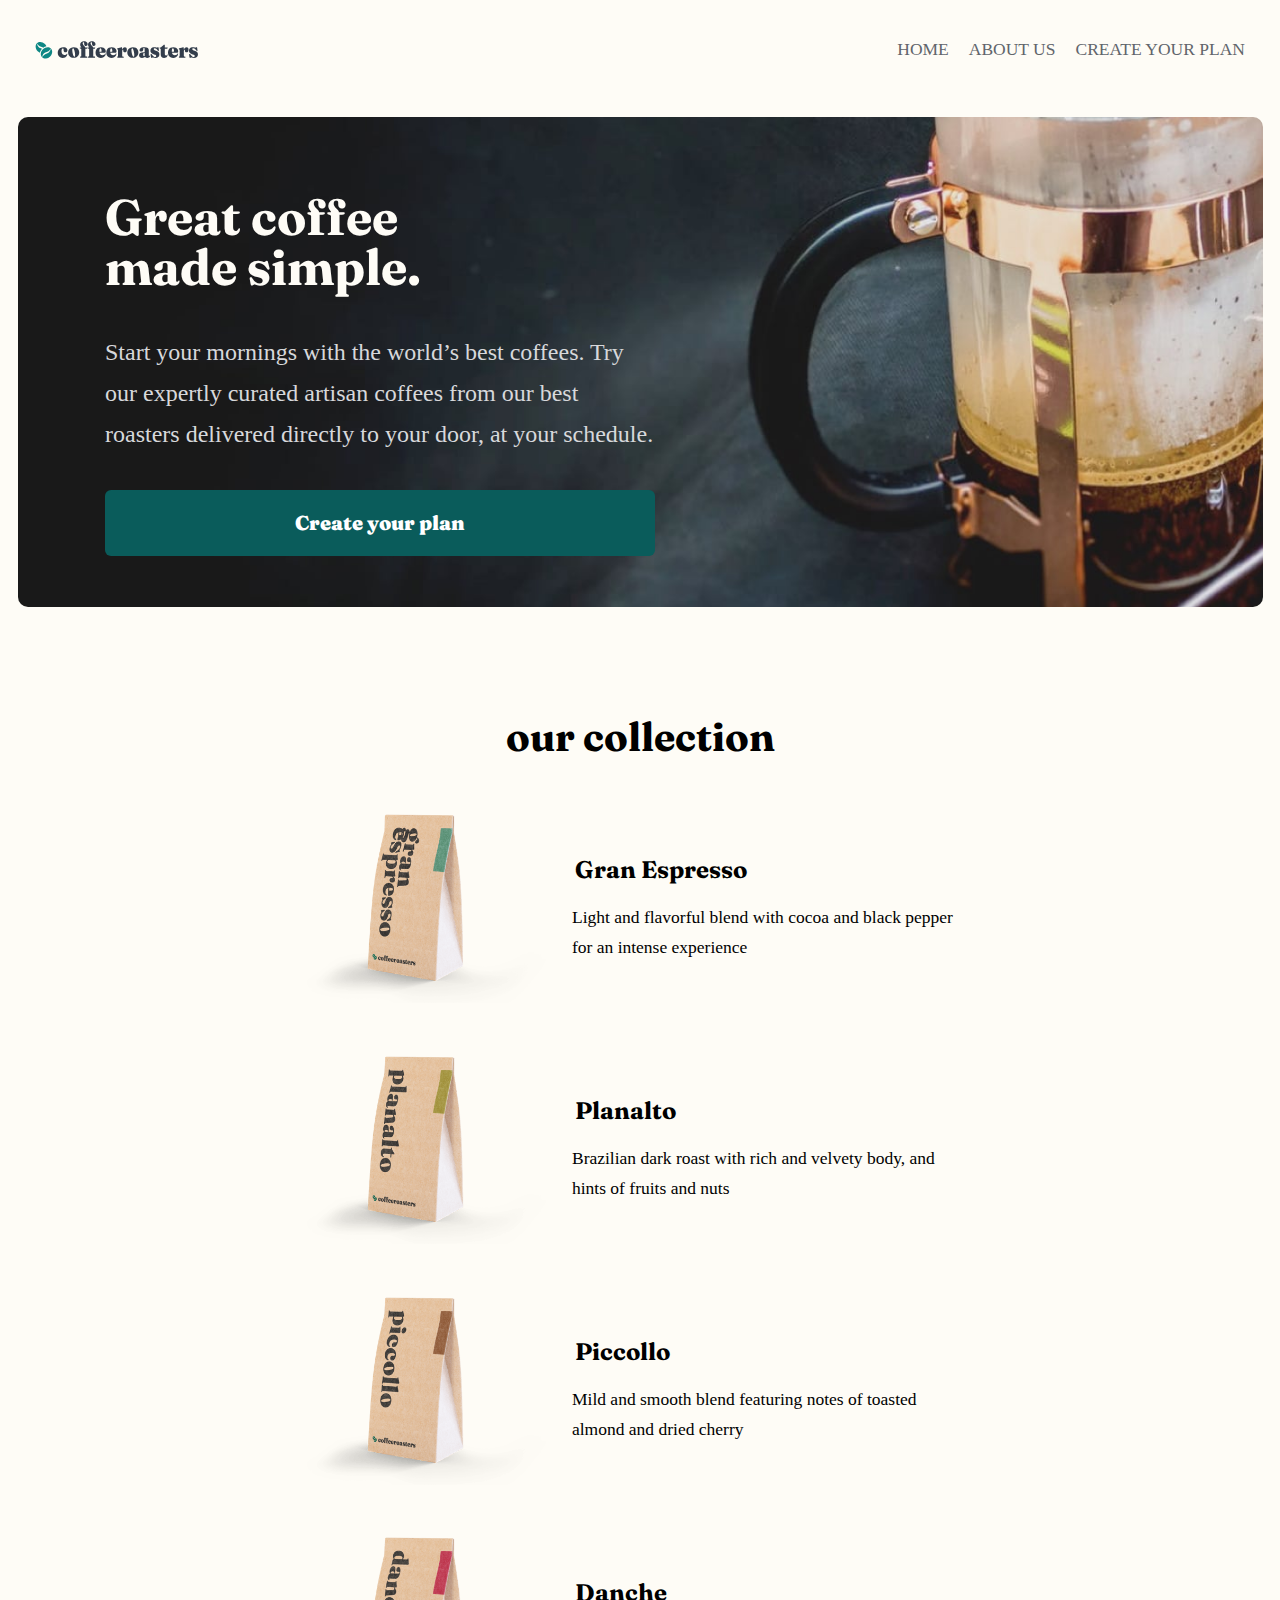
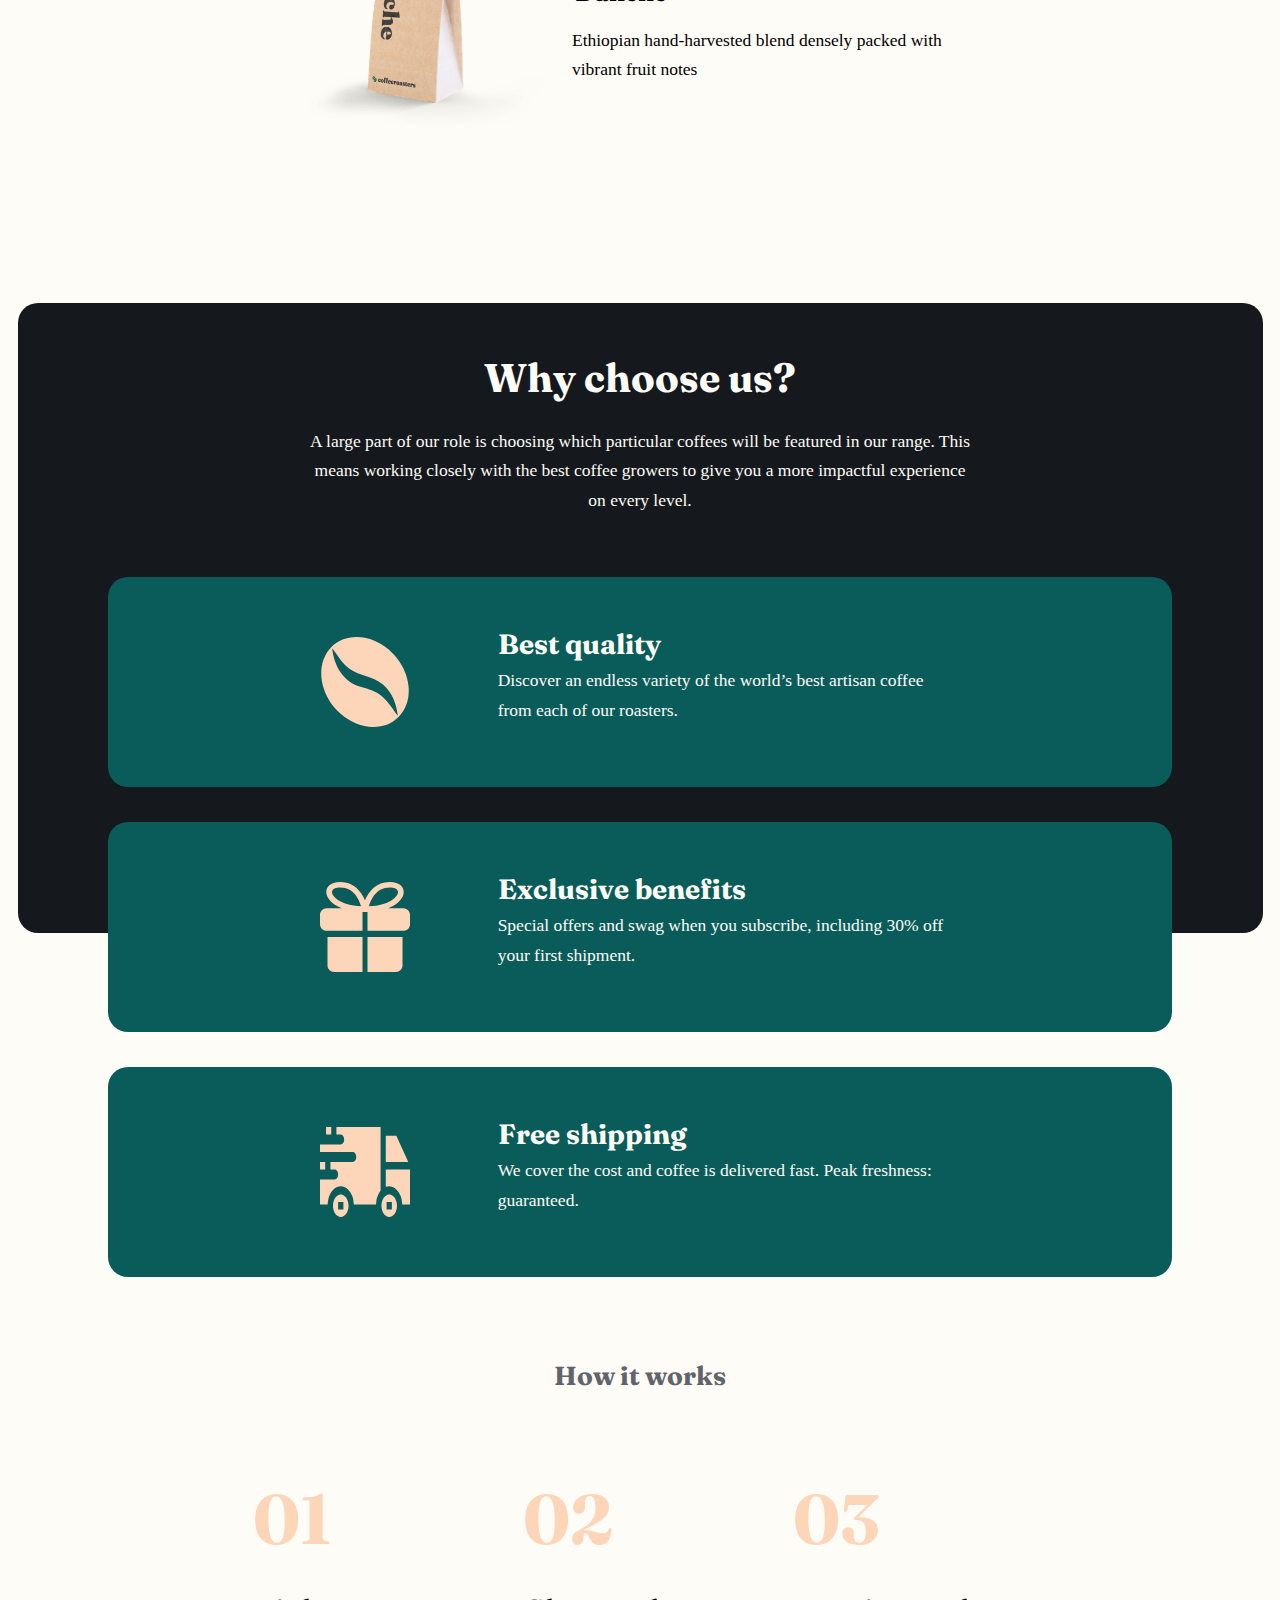
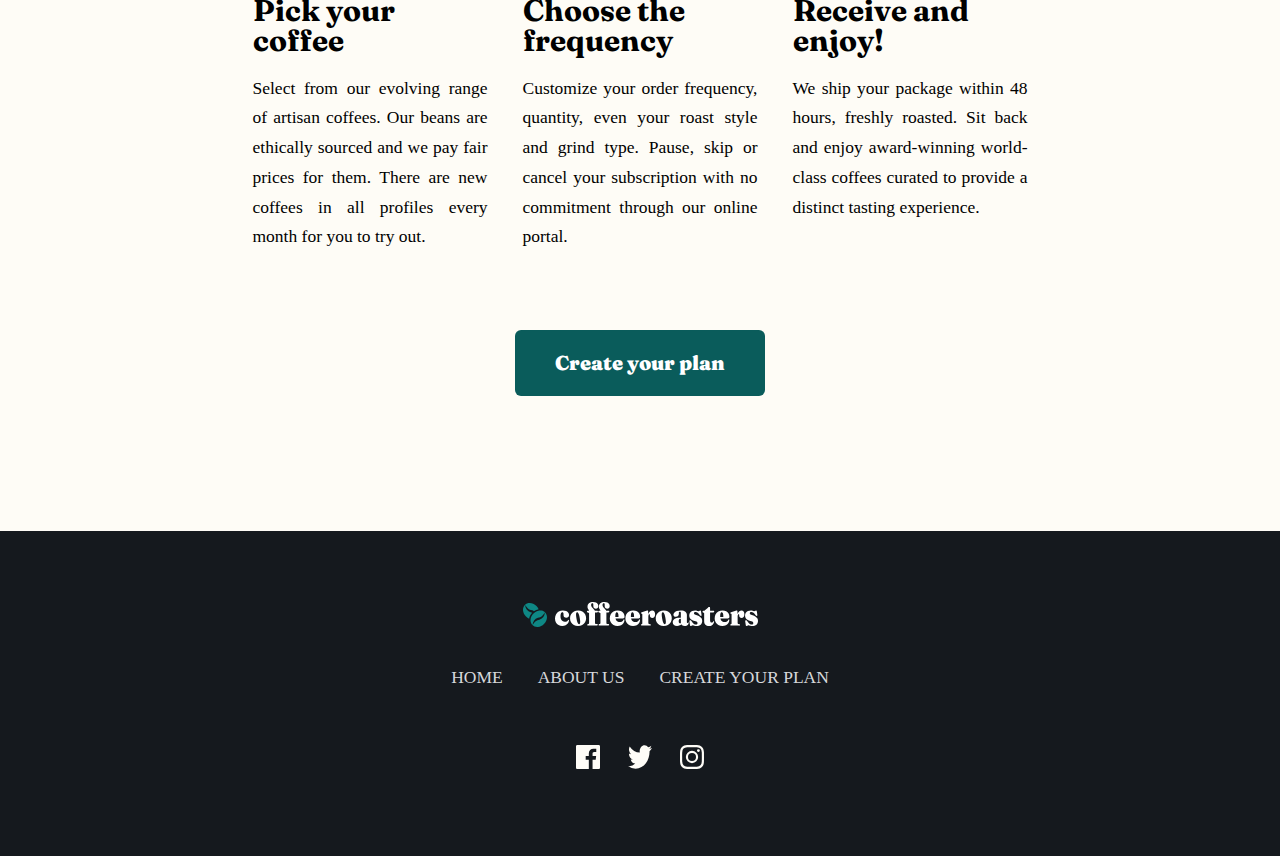
<file: starter-code/index.html>
<!DOCTYPE html>
<html lang="en">
  <head>
    <meta charset="UTF-8" />
    <meta name="viewport" content="width=device-width, initial-scale=1.0" />
    <link
      rel="icon"
      type="image/png"
      sizes="32x32"
      href="./assets/home/desktop/icon-coffee-bean.svg"
    />

    <link rel="stylesheet" href="style.css" />
    <title>Coffeeroasters</title>
  </head>
  <body>
    <nav class="flexrow">
      <a href="index.html"><img src="./assets/logo.svg" alt="" /></a>

      <input type="checkbox" name="" id="toggler" />
      <label for="toggler" class="hamburger-icon">
        <img src="./assets/shared/mobile/icon-hamburger.svg" alt=""
      /></label>

      <label for="toggler" class="close-icon">
        <img src="./assets/shared/mobile/icon-close.svg" alt="" />
      </label>

      <ul>
        <a href="./index.html"><li>HOME</li></a>
        <a href="./about.html"><li>ABOUT US</li></a>
        <a href="./plan.html"><li>CREATE YOUR PLAN</li></a>
      </ul>
    </nav>

    <header>
      <h1>Great coffee made simple.</h1>
      <p>
        Start your mornings with the world’s best coffees. Try our expertly
        curated artisan coffees from our best roasters delivered directly to
        your door, at your schedule.
      </p>
      <button class="button-style">
        <a href="./plan.html">Create your plan</a>
      </button>
    </header>

    <main class="flexcol">
      <h2 class="h2-style">our collection</h2>
      <div class="coffee-collection">
        <div class="coffee-container flexcol">
          <img
            src="./assets/home/desktop/image-gran-espresso.png"
            alt=""
            class="coffee-mobile-img"
          />
          <div class="coffee-desc">
            <h3>Gran Espresso</h3>
            <p>
              Light and flavorful blend with cocoa and black pepper for an
              intense experience
            </p>
          </div>
        </div>
        <div class="coffee-container flexcol">
          <img
            src="./assets/home/desktop/image-planalto.png"
            alt=""
            class="coffee-mobile-img"
          />
          <div class="coffee-desc">
            <h3>Planalto</h3>
            <p>
              Brazilian dark roast with rich and velvety body, and hints of
              fruits and nuts
            </p>
          </div>
        </div>
        <div class="coffee-container flexcol">
          <img
            src="./assets/home/desktop/image-piccollo.png"
            alt=""
            class="coffee-mobile-img"
          />
          <div class="coffee-desc">
            <h3>Piccollo</h3>
            <p>
              Mild and smooth blend featuring notes of toasted almond and dried
              cherry
            </p>
          </div>
        </div>
        <div class="coffee-container flexcol">
          <img
            src="./assets/home/desktop/image-danche.png"
            alt=""
            class="coffee-mobile-img"
          />
          <div class="coffee-desc">
            <h3>Danche</h3>
            <p>
              Ethiopian hand-harvested blend densely packed with vibrant fruit
              notes
            </p>
          </div>
        </div>
      </div>
    </main>
    <div class="why-choose-us-container">
      <div class="why-choose-us flexcol">
        <h2 class="h2-style">Why choose us?</h2>
        <p>
          A large part of our role is choosing which particular coffees will be
          featured in our range. This means working closely with the best coffee
          growers to give you a more impactful experience on every level.
        </p>
        <div class="section-desc-container">
          <div class="section-desc flexcol">
            <img
              src="./assets/home/desktop/icon-coffee-bean.svg"
              alt=""
              class="section-desc-img"
            />
            <div class="section-desc-text">
              <h3>Best quality</h3>
              <p>
                Discover an endless variety of the world’s best artisan coffee
                from each of our roasters.
              </p>
            </div>
          </div>
          <div class="section-desc flexcol">
            <img
              src="./assets/home/desktop/icon-gift.svg "
              alt=""
              class="section-desc-img"
            />
            <div class="section-desc-text">
              <h3>Exclusive benefits</h3>
              <p>
                Special offers and swag when you subscribe, including 30% off
                your first shipment.
              </p>
            </div>
          </div>
          <div class="section-desc flexcol">
            <img
              src="./assets//home//desktop/icon-truck.svg"
              alt=""
              class="section-desc-img"
            />
            <div class="section-desc-text">
              <h3>Free shipping</h3>
              <p>
                We cover the cost and coffee is delivered fast. Peak freshness:
                guaranteed.
              </p>
            </div>
          </div>
        </div>
      </div>
    </div>

    <div class="how-it-works">
      <h2 class="h2-style-grey">How it works</h2>
      <div class="working-step-list">
        <div class="working-step">
          <h4>01</h4>
          <h3 class="h3-style">Pick your coffee</h3>
          <p>
            Select from our evolving range of artisan coffees. Our beans are
            ethically sourced and we pay fair prices for them. There are new
            coffees in all profiles every month for you to try out.
          </p>
        </div>
        <div class="working-step">
          <h4>02</h4>
          <h3 class="h3-style">Choose the frequency</h3>
          <p>
            Customize your order frequency, quantity, even your roast style and
            grind type. Pause, skip or cancel your subscription with no
            commitment through our online portal.
          </p>
        </div>
        <div class="working-step">
          <h4>03</h4>
          <h3 class="h3-style">Receive and enjoy!</h3>
          <p>
            We ship your package within 48 hours, freshly roasted. Sit back and
            enjoy award-winning world-class coffees curated to provide a
            distinct tasting experience.
          </p>
        </div>
      </div>
      <button class="button-style">
        <a href="./plan.html">Create your plan</a>
      </button>
    </div>
    <footer class="flexcol">
      <img src="./assets/shared/desktop/logo-white.svg" alt="" />
      <ul>
        <li><a href="./index.html">HOME</a></li>
        <li><a href="./about.html">ABOUT US</a></li>
        <li><a href="./plan.html">CREATE YOUR PLAN</a></li>
      </ul>
      <div class="media-social-logo">
        <img src="./assets/shared/desktop/icon-facebook.svg" alt="" />
        <img src="./assets/shared/desktop/icon-twitter.svg" alt="" />
        <img src="./assets/shared/desktop/icon-instagram.svg" alt="" />
      </div>
    </footer>
    <script src="responsive.js"></script>
  </body>
</html>
</file>
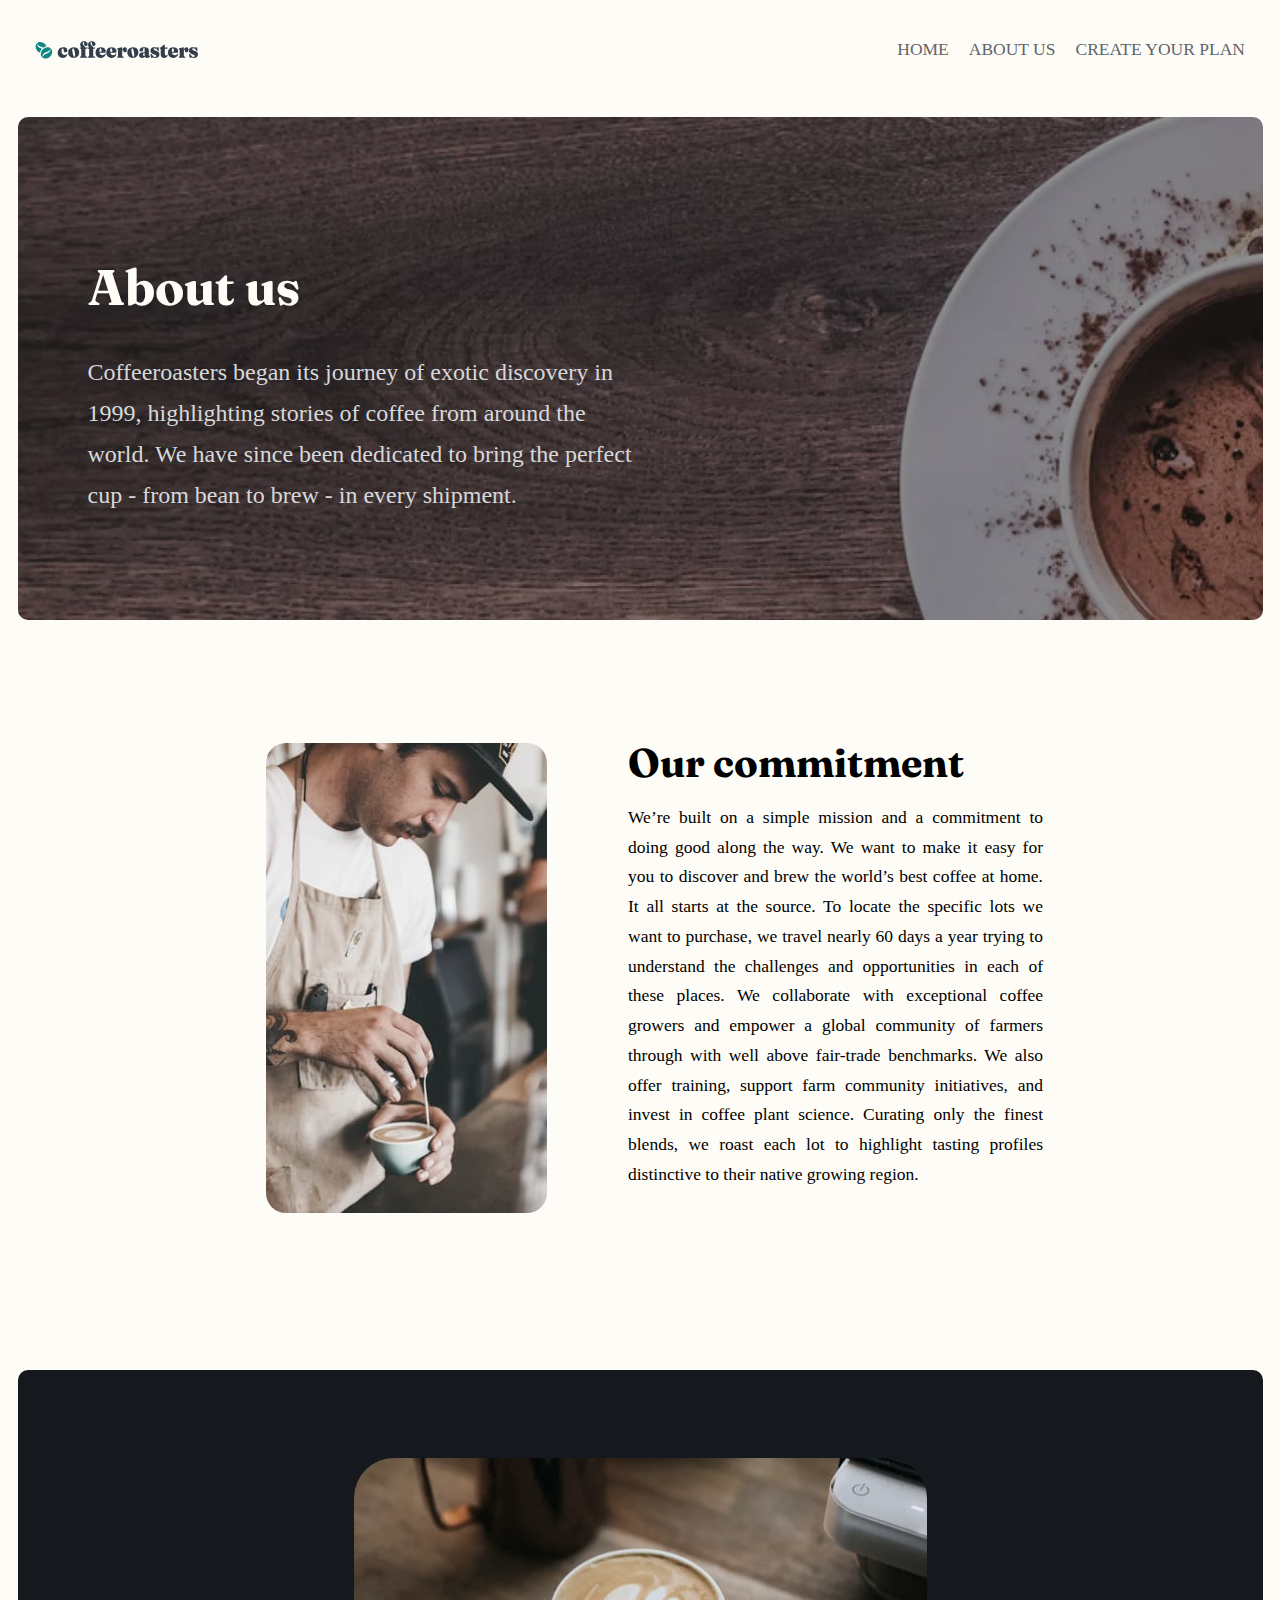
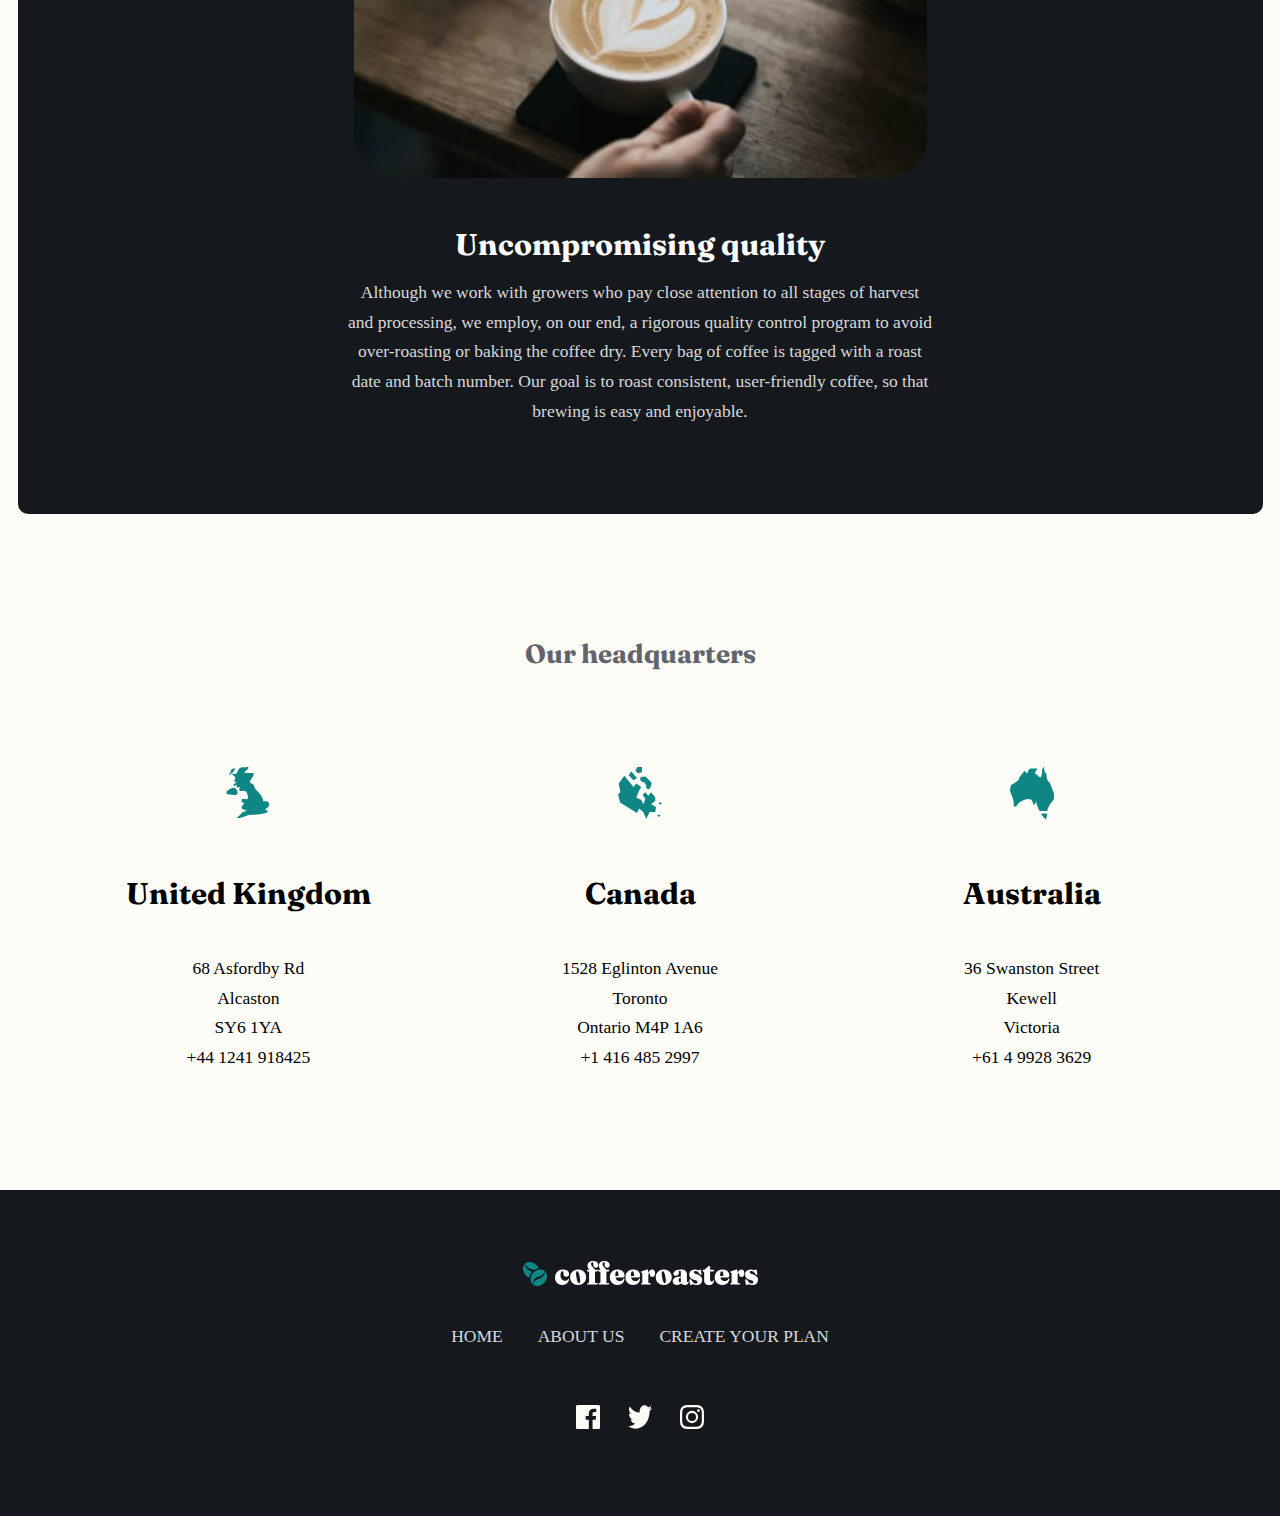
<file: starter-code/about.html>
<!DOCTYPE html>
<html lang="en">
  <head>
    <meta charset="UTF-8" />
    <meta name="viewport" content="width=device-width, initial-scale=1.0" />

    <link
      rel="icon"
      type="image/png"
      sizes="32x32"
      href="./assets/home/desktop/icon-coffee-bean.svg"
    />
    <link rel="stylesheet" href="style.css" />
    <title>Coffeeroasters</title>
  </head>

  <body>
    <nav class="flexrow">
      <a href="index.html"><img src="./assets/logo.svg" alt="" /></a>
      <input type="checkbox" name="" id="toggler" />
      <label for="toggler" class="hamburger-icon">
        <img src="./assets/shared/mobile/icon-hamburger.svg" alt=""
      /></label>

      <label for="toggler" class="close-icon">
        <img src="./assets/shared/mobile/icon-close.svg" alt="" />
      </label>

      <ul>
        <a href="./index.html"><li>HOME</li></a>
        <a href="./about.html"><li>ABOUT US</li></a>
        <a href="./plan.html"><li>CREATE YOUR PLAN</li></a>
      </ul>
    </nav>

    <header class="header-about">
      <h1>About us</h1>
      <p>
        Coffeeroasters began its journey of exotic discovery in 1999,
        highlighting stories of coffee from around the world. We have since been
        dedicated to bring the perfect cup - from bean to brew - in every
        shipment.
      </p>
    </header>
    <main>
      <div class="commitment">
        <div class="commitment-img-container">
          <picture>
            <source
              srcset="./assets/about/mobile/image-commitment.jpg"
              media="(max-width: 768px)"
            />
            <source
              srcset="./assets/about/tablet/image-commitment.jpg"
              media="(max-width: 1440px)"
            />
            <source srcset="./assets/about/desktop/image-commitment.jpg" />
            <img
              src="./assets/about/mobile/image-commitment.jpg"
              alt="Commitment"
              class="commitment-img"
            />
          </picture>
        </div>
        <div class="commitment-desc">
          <h2 class="h2-style">Our commitment</h2>
          <p>
            We’re built on a simple mission and a commitment to doing good along
            the way. We want to make it easy for you to discover and brew the
            world’s best coffee at home. It all starts at the source. To locate
            the specific lots we want to purchase, we travel nearly 60 days a
            year trying to understand the challenges and opportunities in each
            of these places. We collaborate with exceptional coffee growers and
            empower a global community of farmers through with well above
            fair-trade benchmarks. We also offer training, support farm
            community initiatives, and invest in coffee plant science. Curating
            only the finest blends, we roast each lot to highlight tasting
            profiles distinctive to their native growing region.
          </p>
        </div>
      </div>

      <div class="quality-container flexcol">
        <picture>
          <source
            srcset="./assets/about/mobile/image-quality.jpg"
            media="(max-width: 768px)"
          />
          <source
            srcset="./assets/about/tablet/image-quality.jpg"
            media="(max-width: 1440px)"
          />
          <source srcset="./assets/about/desktop/image-quality.jpg" />
          <img
            src="./assets/about/mobile/image-quality.jpg"
            alt="Commitment"
            class="quality-img"
          />
        </picture>
        <div class="quality-desc">
          <h2 class="h3-style">Uncompromising quality</h2>
          <p>
            Although we work with growers who pay close attention to all stages
            of harvest and processing, we employ, on our end, a rigorous quality
            control program to avoid over-roasting or baking the coffee dry.
            Every bag of coffee is tagged with a roast date and batch number.
            Our goal is to roast consistent, user-friendly coffee, so that
            brewing is easy and enjoyable.
          </p>
        </div>
      </div>
      <div class="region flexcol">
        <h2 class="h2-style-grey">Our headquarters</h2>

        <div class="headquarter-container">
          <div class="headquarter flexcol">
            <img
              src="./assets/about/desktop/illustration-uk.svg"
              alt=""
              class="region-img"
            />
            <h3 class="h3-style">United Kingdom</h3>
            <p>68 Asfordby Rd</p>
            <p>Alcaston</p>
            <p>SY6 1YA</p>
            <p>+44 1241 918425</p>
          </div>
          <div class="headquarter flexcol">
            <img
              src="./assets/about/desktop/illustration-canada.svg"
              alt=""
              class="region-img"
            />
            <h3 class="h3-style">Canada</h3>
            <p>1528 Eglinton Avenue</p>
            <p>Toronto</p>
            <p>Ontario M4P 1A6</p>
            <p>+1 416 485 2997</p>
          </div>
          <div class="headquarter flexcol">
            <img
              src="./assets/about/desktop/illustration-australia.svg"
              alt=""
              class="region-img"
            />
            <h3 class="h3-style">Australia</h3>
            <p>36 Swanston Street</p>
            <p>Kewell</p>
            <p>Victoria</p>
            <p>+61 4 9928 3629</p>
          </div>
        </div>
      </div>
    </main>
    <footer class="flexcol">
      <img src="./assets/shared/desktop/logo-white.svg" alt="" />
      <ul>
        <li><a href="./index.html">HOME</a></li>
        <li><a href="./about.html">ABOUT US</a></li>
        <li><a href="./plan.html">CREATE YOUR PLAN</a></li>
      </ul>
      <div class="media-social-logo">
        <img src="./assets/shared/desktop/icon-facebook.svg" alt="" />
        <img src="./assets/shared/desktop/icon-twitter.svg" alt="" />
        <img src="./assets/shared/desktop/icon-instagram.svg" alt="" />
      </div>
    </footer>
  </body>
</html>
</file>
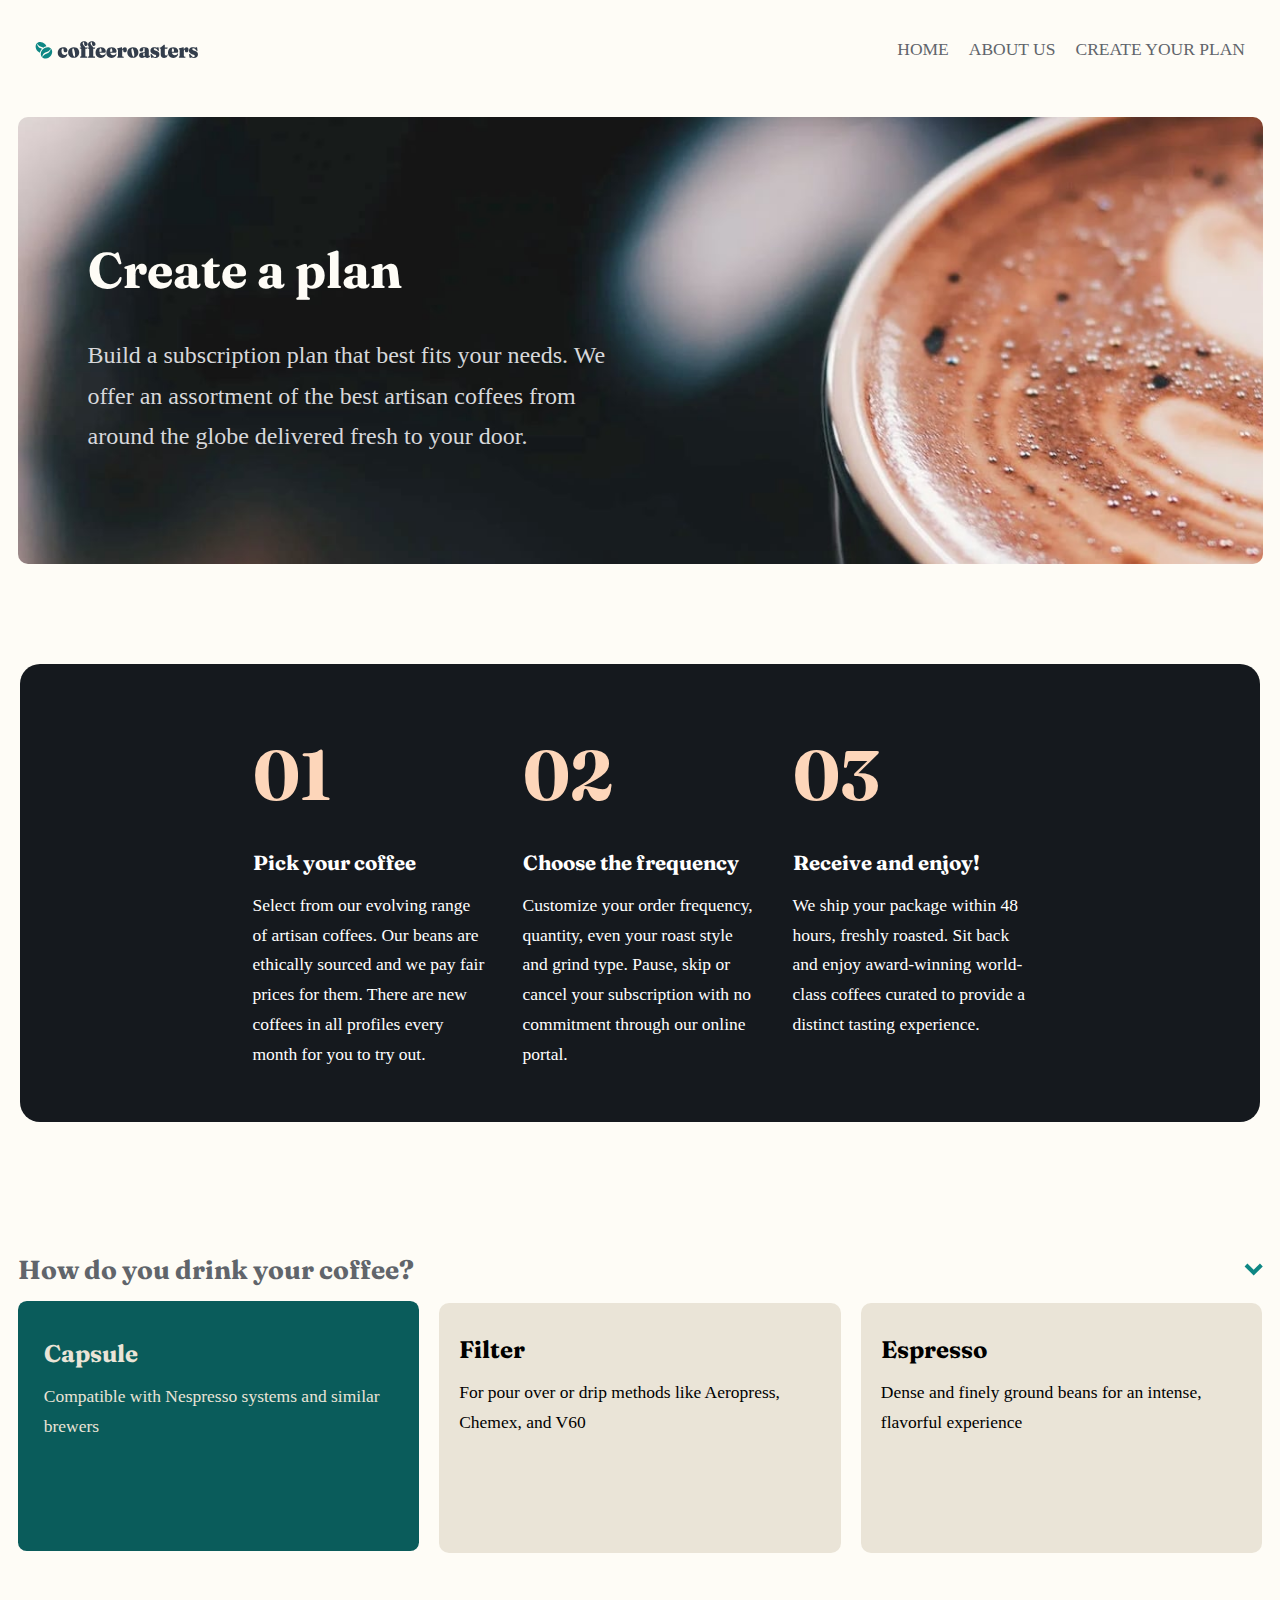
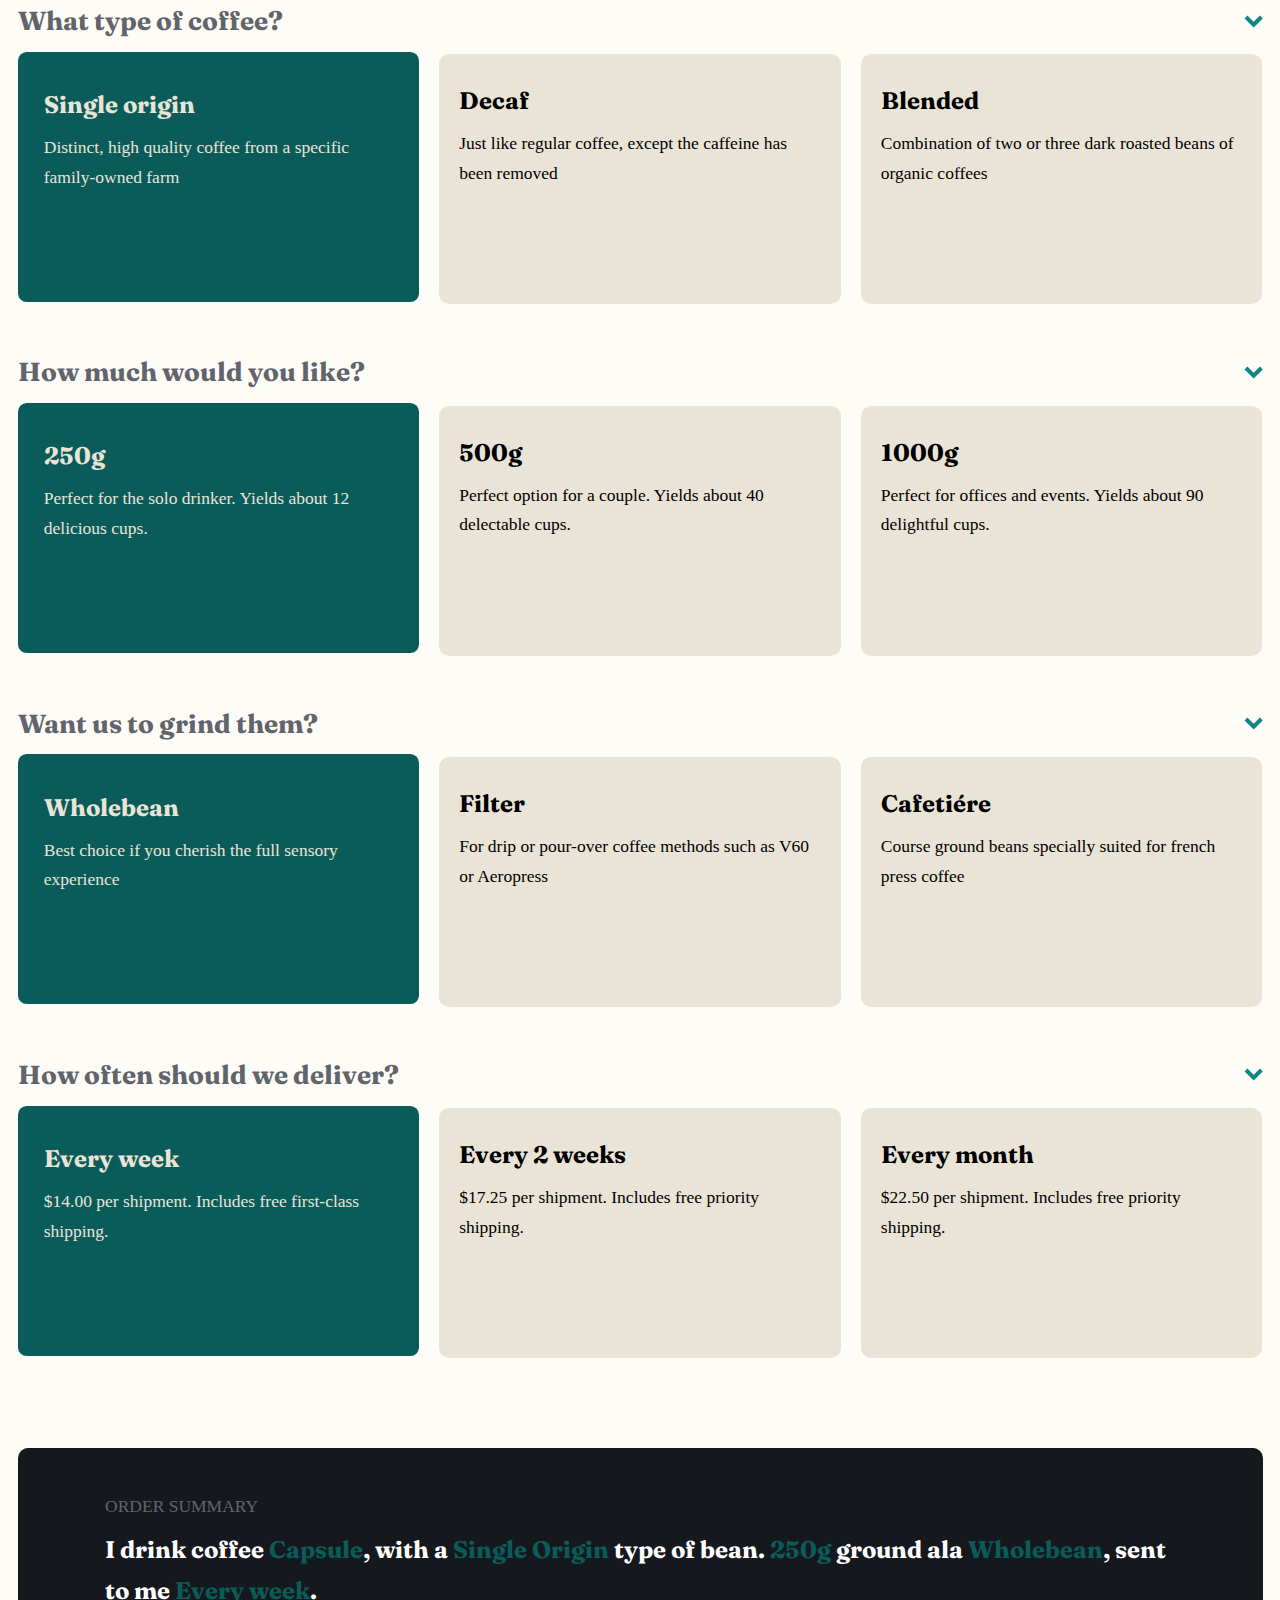
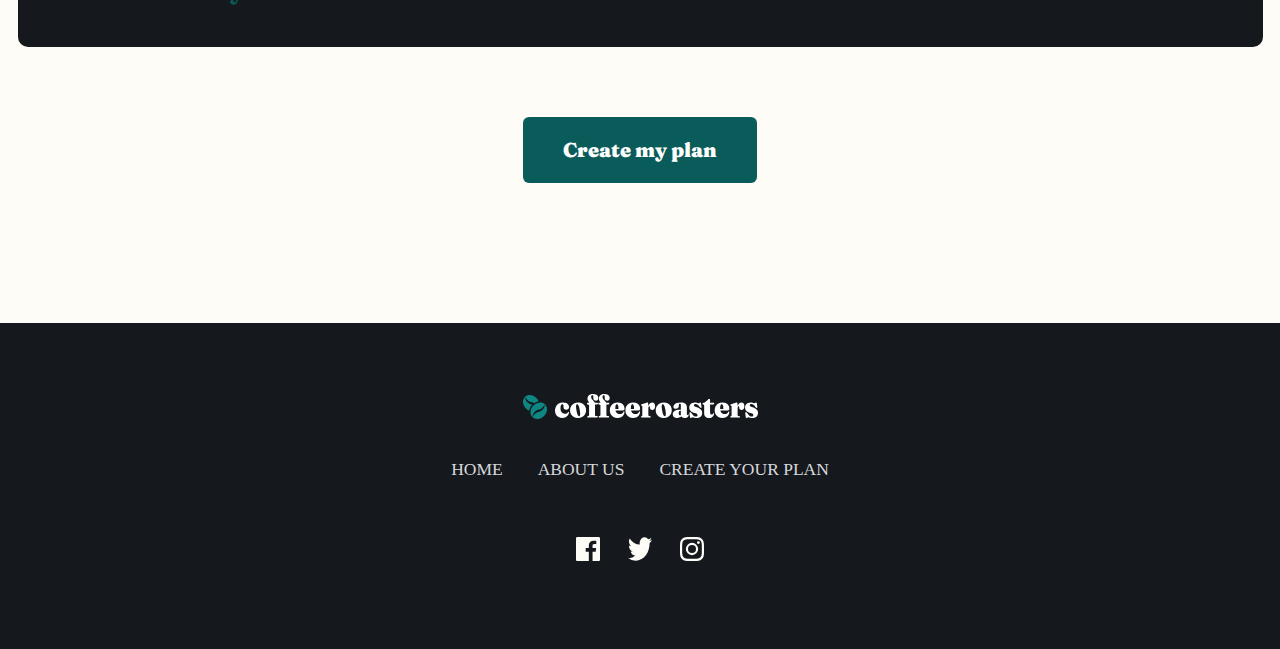
<file: starter-code/plan.html>
<head>
  <meta charset="UTF-8">
  <meta name="viewport" content="width=device-width, initial-scale=1.0">

  <link
  rel="icon"
  type="image/png"
  sizes="32x32"
  href="./assets/home/desktop/icon-coffee-bean.svg"
/>
<link rel="stylesheet" href="style.css">
  <title>Coffeeroasters</title>
</head>

<body>
  <nav class="flexrow">
    <a href="index.html"><img src="./assets/logo.svg" alt="" /></a>
    <input type="checkbox" name="" id="toggler" />
    <label for="toggler" class="hamburger-icon">
      <img src="./assets/shared/mobile/icon-hamburger.svg" alt=""
    /></label>

    <label for="toggler" class="close-icon">
      <img src="./assets/shared/mobile/icon-close.svg" alt="" />
    </label>

    <ul>
      <a href="./index.html"><li>HOME</li></a>
      <a href="./about.html"><li>ABOUT US</li></a>
      <a href="./plan.html"><li>CREATE YOUR PLAN</li></a>
    </ul>
  </nav>

  <header class="header-plan">
    <h1>Create a plan</h1>
    <p>
      Build a subscription plan that best fits your needs. We offer an assortment of the best
      artisan coffees from around the globe delivered fresh to your door.
    </p>
  </header>
  <div class="how-it-works how-it-works-plan">
    <div class="working-step">
      <h4>01</h4>
      <h3>Pick your coffee</h3>
      <p>
        Select from our evolving range of artisan coffees. Our beans are
        ethically sourced and we pay fair prices for them. There are new
        coffees in all profiles every month for you to try out.
      </p>
    </div>
    <div class="working-step">
      <h4>02</h4>
      <h3>Choose the frequency</h3>
      <p>
        Customize your order frequency, quantity, even your roast style and
        grind type. Pause, skip or cancel your subscription with no
        commitment through our online portal.
      </p>
    </div>
    <div class="working-step">
      <h4>03</h4>
      <h3>Receive and enjoy!</h3>
      <p>
        We ship your package within 48 hours, freshly roasted. Sit back and
        enjoy award-winning world-class coffees curated to provide a
        distinct tasting experience.
      </p>
    </div>
  </div>

  <div class="question-section">
    <div class="question-header">
      <h4 class="h4-style"><a href="#question1"><span>01</span> <span>Preferences</span></a></h4>
      <h4 class="h4-style"><a href="#question2"><span>02</span> <span>Bean Type</span></a></h4>
      <h4 class="h4-style"><a href="#question3"><span>03</span> <span>Quantity</span></a></h4>
      <h4 class="h4-style"><a href="#question4"><span>04</span> <span>Grind Option</span></a></h4>
      <h4 class="h4-style"><a href="#question5"><span>05</span> <span>Deliveries</span></a></h4>
    </div>
    <form class="question-list">
      <div class="question-answer" id="question1">
        <label for="question-toggler1">
          <div class="question flexrow">
            <h2 class="h2-style-grey">How do you drink your coffee?</h2>
            <img src="./assets/plan/desktop/icon-arrow.svg" alt="">
          </div>
        </label>
        <input type="checkbox" id="question-toggler1">
        <div class="answer-list">
          <div class="answer-choice flexcol">
            <input type="radio" name="drink-coffee" id="capsule" value="Capsule" checked>
            <label for="capsule" class="h6-style">Capsule</label>
            <p>Compatible with Nespresso systems and similar brewers</p>
          </div>
          <div class="answer-choice flexcol">
            <input type="radio" name="drink-coffee" id="filter" value="Filter">
            <label for="filter" class="h6-style">Filter</label>
            <p>For pour over or drip methods like Aeropress, Chemex, and V60</p>
          </div>
          <div class="answer-choice flexcol">
            <input type="radio" name="drink-coffee" id="espresso" value="Espresso">
            <label for="espresso" class="h6-style">Espresso</label>
            <p>Dense and finely ground beans for an intense, flavorful experience</p>
          </div>
        </div>
      </div>
      <div class="question-answer" id="question2">
        <label for="question-toggler2">
          <div class="question flexrow">
            <h2 class="h2-style-grey">What type of coffee?</h2>
            <img src="./assets/plan/desktop/icon-arrow.svg" alt="">
          </div>
        </label>
        <input type="checkbox" id="question-toggler2">
        <div class="answer-list">
          <div class="answer-choice flexcol">
            <input type="radio" name="coffee-type" id="single-origin" value="Single origin" checked>
            <label for="single-origin" class="h6-style">Single origin</label>
            <p>Distinct, high quality coffee from a specific family-owned farm</p>
          </div>
          <div class="answer-choice flexcol">
            <input type="radio" name="coffee-type" id="decaf" value="Decaf">
            <label for="decaf" class="h6-style">Decaf</label>
            <p>Just like regular coffee, except the caffeine has been removed</p>
          </div>
          <div class="answer-choice flexcol">
            <input type="radio" name="coffee-type" id="blended" value="Blended">
            <label for="blended" class="h6-style">Blended</label>
            <p>Combination of two or three dark roasted beans of organic coffees</p>
          </div>
        </div>
      </div>
      <div class="question-answer" id="question3">
        <label for="question-toggler3">
          <div class="question flexrow">
            <h2 class="h2-style-grey">How much would you like?</h2>
            <img src="./assets/plan/desktop/icon-arrow.svg" alt="">
          </div>
        </label>
        <input type="checkbox" id="question-toggler3">
        <div class="answer-list">
          <div class="answer-choice flexcol">
            <input type="radio" name="coffee-amount" id="250g" value="250g" checked>
            <label for="250g" class="h6-style">250g</label>
            <p>Perfect for the solo drinker. Yields about 12 delicious cups.</p>
          </div>
          <div class="answer-choice flexcol">
            <input type="radio" name="coffee-amount" id="500g" value="500g">
            <label for="500g" class="h6-style">500g</label>
            <p>Perfect option for a couple. Yields about 40 delectable cups.</p>
          </div>
          <div class="answer-choice flexcol">
            <input type="radio" name="coffee-amount" id="1000g" value="1000g">
            <label for="1000g" class="h6-style">1000g</label>
            <p>Perfect for offices and events. Yields about 90 delightful cups.</p>
          </div>
        </div>
      </div>
      <div class="question-answer" id="question4">
        <label for="question-toggler4">
          <div class="question flexrow">
            <h2 class="h2-style-grey">Want us to grind them?</h2>
            <img src="./assets/plan/desktop/icon-arrow.svg" alt="">
          </div>
        </label>
        <input type="checkbox" id="question-toggler4">
        <div class="answer-list">
          <div class="answer-choice flexcol">
            <input type="radio" name="coffee-grind" id="wholebean" value="Wholebean" checked>
            <label for="wholebean" class="h6-style">Wholebean</label>
            <p>Best choice if you cherish the full sensory experience</p>
          </div>
          <div class="answer-choice flexcol">
            <input type="radio" name="coffee-grind" id="filter" value="Filter">
            <label for="filter" class="h6-style">Filter</label>
            <p>For drip or pour-over coffee methods such as V60 or Aeropress</p>
          </div>
          <div class="answer-choice flexcol">
            <input type="radio" name="coffee-grind" id="cafetiere" value="Cafetiere">
            <label for="cafetiere" class="h6-style">Cafetiére</label>
            <p>Course ground beans specially suited for french press coffee</p>
          </div>
        </div>
      </div>
      <div class="question-answer" id="question5">
        <label for="question-toggler5">
          <div class="question flexrow">
            <h2 class="h2-style-grey">How often should we deliver?</h2>
            <img src="./assets/plan/desktop/icon-arrow.svg" alt="">
          </div>
        </label>
        <input type="checkbox" id="question-toggler5">
        <div class="answer-list">
          <div class="answer-choice flexcol">
            <input type="radio" name="delivery-frequency" id="every-week" value="Every week" checked>
            <label for="every-week" class="h6-style">Every week</label>
            <p>$14.00 per shipment. Includes free first-class shipping.</p>
          </div>
          <div class="answer-choice flexcol">
            <input type="radio" name="delivery-frequency" id="every-2-weeks" value="Every 2 weeks">
            <label for="every-2-weeks" class="h6-style">Every 2 weeks</label>
            <p>$17.25 per shipment. Includes free priority shipping.</p>
          </div>
          <div class="answer-choice flexcol">
            <input type="radio" name="delivery-frequency" id="every-month" value="Every month">
            <label for="every-month" class="h6-style">Every month</label>
            <p>$22.50 per shipment. Includes free priority shipping.</p>
          </div>
        </div>
      </div>
      <div class="order-summary">
        <p>ORDER SUMMARY</p>
        <h5 class="h5-style" id="order-sentence">
          I drink coffee <span class="green-text">Capsule</span>, with a
    <span class="green-text">Single Origin</span> type of bean. <span class="green-text"> 250g</span>
    ground ala <span class="green-text">Wholebean</span>, sent to me <span class="green-text">Every week</span>.
        </h5>
      </div>
    </form>
  </div>
  <button type="submit"  class="button-style plan-button flexrow" onclick="generateCheckout()">Create my plan </button>
  



  <!-- Modal -->
  <div class="checkout">
    <h3 class="h3-style">Order Summary</h3>
    <div class="checkout-desc">
      <h5 class="h4-style checkout-sentence" id="checkout-sentence"></h5>
      <p>
        Is this correct? You can proceed to checkout or go back to plan selection if something
        is off. Subscription discount codes can also be redeemed at the checkout.
      </p>
    </div>
    
    <button class="button-style button-checkout flexrow" id="checkout-button" onclick="closeCheckout()">Checkoutmonth </button>
  </div>
  <!-- End modal -->
  <footer class="flexcol footer-plan">
    <img src="./assets/shared/desktop/logo-white.svg" alt="" />
    <ul>
      <li><a href="./index.html">HOME</a></li>
      <li><a href="./about.html">ABOUT US</a></li>
      <li><a href="./plan.html">CREATE YOUR PLAN</a></li>
    </ul>
    <div class="media-social-logo">
      <img src="./assets/shared/desktop/icon-facebook.svg" alt="" />
      <img src="./assets/shared/desktop/icon-twitter.svg" alt="" />
      <img src="./assets/shared/desktop/icon-instagram.svg" alt="" />
    </div>
  </footer>
<script src="helper.js"></script>
</body>

</html>
</file>
<file: starter-code/style.css>
@import url("https://fonts.googleapis.com/css2?family=Barlow:wght@400;700&family=Fraunces:opsz,wght@9..144,400;9..144,700;9..144,900&display=swap");

:root {
  /* Colors */
  --clr-dark-cyan: 179, 81%, 20%;
  --clr-light-cyan: 178, 55%, 61%;
  --clr-dark-grey-blue: 215, 19%, 10%;
  --clr-pale-orange: 25, 94%, 86%;
  --clr-light-cream: 43, 78%, 98%;
  --clr-grey: 215, 5%, 85%;
  --clr-grey-dark: 215, 5%, 40%;
  --clr-cream: 43, 30%, 88%;

  /* font-family */
  --ff-barlow: "Barlow", sans-serif;
  --ff-fraunces: "Fraunces", serif;

  /* font-sizes */
  --fs-900: 9.375rem;
  --fs-800: 4.5rem;
  --fs-700: 2.5rem;
  --fs-600: 2rem;
  --fs-500: 1.5rem;
  --fs-400: 1rem;
  --fs-300: 0.75rem;

  /* line-heights */
  --line-h-800: 4.5rem; /*h1*/
  --line-h-700: 3rem; /*h2*/
  --line-h-600: 2.25rem; /*h3*/
  --line-h-500: 2rem; /*h4*/
  --line-h-400: 1.625rem; /*p*/
  --line-h-300: 0.9375rem; /*nav*/

  /* font-weight */
  --fw-black: 900;
  --fw-bold: 700;
  --fw-regular: 400;
}

/*
    1. Use a more-intuitive box-sizing model.
  */
*,
*::before,
*::after {
  box-sizing: border-box;
}
/*
    2. Remove default margin
  */
* {
  margin: 0;
}
/*
    3. Allow percentage-based heights in the application
  */
html,
body {
  height: 100%;
}
/*
    Typographic tweaks!
    4. Add accessible line-height
    5. Improve text rendering
  */
body {
  line-height: 1.7;
  -webkit-font-smoothing: antialiased;
  font-style: var(--ff-barlow);
}
/*
    6. Improve media defaults
  */
img,
picture,
video,
canvas,
svg {
  display: block;
  max-width: 100%;
}
/*
    7. Remove built-in form typography styles
  */
input,
button,
textarea,
select {
  font: inherit;
}
/*
    8. Avoid text overflows
  */
p,
h1,
h2,
h3,
h4,
h5,
h6 {
  overflow-wrap: break-word;
}

h1,
h2,
h3 {
  line-height: 1;
}

/* general styling */

body {
  font-family: var(--ff-base);
  font-weight: var(--fw-regular);
  font-size: 0.875rem;
  color: var(--clr-neutral-400);
  background-color: hsl(var(--clr-light-cream));
}

.flexrow {
  display: flex;
  align-items: center;
}

.flexcol {
  display: flex;
  flex-direction: column;
}

.ff-frances {
  font-family: var(--ff-fraunces);
}

a {
  text-decoration: none;
  color: inherit;
}
.button-style {
  font-family: var(--ff-fraunces);
  font-weight: var(--fw-black);
  background-color: hsl(var(--clr-dark-cyan));
  outline: transparent;
  border: none;
  color: white;

  font-size: 1rem;
  padding: 0.8rem 2rem;
  border-radius: 0.3rem;
}
.coffee-mobile-img {
  width: 200px;
  margin: 0;
}
.section-desc-img {
  width: 120px;
  height: 90px;
}

/*-----------------Navigation--------------------*/
nav {
  flex-wrap: wrap;
  justify-content: space-between;
}
nav > * {
  padding: 2em;
}
nav ul {
  /* background-color: hsl(var(--clr-light-cream)); */
  background: linear-gradient(white 30%, hsl(0, 0%, 59%, 0.5));
  display: flex;
  flex-direction: column;
  position: absolute;
  list-style-type: none;

  align-items: center;

  width: 100%;
  height: 100vh;
  top: -100%;
  padding: 0;
}
nav ul a {
  text-align: center;
  width: 100%;
}
#toggler {
  display: none;
}
.close-icon {
  display: none;
}
#toggler:checked ~ ul {
  top: 70px;
}
#toggler:checked ~ ul li {
  font-family: var(--ff-fraunces);
  color: var(--clr-dark-cyan);
  font-weight: var(--fw-bold);
  padding: 0.9em;
  font-size: 1.5rem;
}
#toggler:checked ~ .hamburger-icon {
  display: none;
}
#toggler:checked ~ .close-icon {
  display: block;
}

#toggler:checked ~ body {
  overflow-y: hidden; /* Hide the vertical scrollbar */
  position: fixed; /* Prevent scrolling of the content */
}
.no-scroll {
  overflow-y: hidden;
}
/*----------------Header-------------------------*/

header {
  background-image: url(./assets/home/mobile/image-hero-coffeepress.jpg);
  background-size: cover;
  text-align: center;

  border-radius: 0.5rem;
  margin: 1em;
  padding: 6em 1em;
}

header > * {
  margin: 0.8em 0;
}
header h1 {
  font-family: var(--ff-fraunces);
  color: hsl(var(--clr-light-cream));

  font-size: 2.5rem;
}

header p {
  color: hsl(var(--clr-grey));

  font-size: 1.2rem;
}
/*-----------------------Main-------------------------*/
main {
  align-items: center;
  text-align: center;

  margin: 4em 1em;
}
main > * {
  padding: 1em 0;
}
.h2-style {
  font-family: var(--ff-fraunces);
  font-size: 2rem;
}
.h3-style {
  font-family: var(--ff-fraunces);
  font-size: 1.5rem;
}
.h4-style {
  font-family: var(--ff-fraunces);
  font-size: 1.2rem;
}
.h5-style {
  font-family: var(--ff-fraunces);
  font-size: 1.2rem;
  color: white;
}
.h6-style {
  font-family: var(--ff-fraunces);
  font-size: 0.1rem;
}
.coffee-section {
  align-items: center;
}
.coffee-collection {
  display: flex;
  flex-direction: column;
  align-items: center;
  gap: 3em;
}
.coffee-container {
  align-items: center;
  width: 60%;
}
.coffee-desc > * {
  padding: 0.5em;
}
.coffee-container h3 {
  font-family: var(--ff-fraunces);
  font-size: 1.2rem;
}

/*-------------why-choose-use---------------------*/
.why-choose-us-container {
  height: 140%;
}
.why-choose-us {
  background-color: hsl(var(--clr-dark-grey-blue));
  color: hsl(var(--clr-light-cream));
  align-items: center;
  text-align: center;

  height: 728px;
  border-radius: 0.4rem;
  margin: 1em;
  padding-top: 2em;
}
.why-choose-us > h2,
.why-choose-us > p {
  /* max-width: 88%; */
  padding: 0.5em 1em;
}
.why-choose-us h3 {
  font-size: 1.4rem;
  font-family: var(--ff-fraunces);
  padding-top: 2em;
}
.section-desc-container {
  display: flex;
  flex-direction: column;
  align-items: center;

  width: 95%;
  padding: 2em 0;
}
.section-desc {
  background-color: hsl(var(--clr-dark-cyan));
  align-items: center;

  width: 90%;
  border-radius: 1rem;
  padding: 3em 0;
  margin: 1em 1.5em;
}
.section-desc > * {
  padding: 0 2em;
}

.section-desc-text > * {
  max-width: 250px;
  padding: 0.5em 0;
}
/*----------How it works--------------------*/
.how-it-works {
  display: flex;
  flex-direction: column;
  align-items: center;
  text-align: center;
  margin: 7rem 1rem;
}
.h2-style-grey {
  color: hsl(var(--clr-grey-dark));
  font-family: var(--ff-fraunces);
  padding: 1.5em;
}
.working-step {
  display: flex;
  flex-direction: column;
  align-items: center;
  gap: 1em;
  max-width: 300px;
  margin: 1em 0;
}
.how-it-works h3 {
  flex: 2;
  font-family: var(--ff-fraunces);
}
.how-it-works p {
  flex: auto;
}
.how-it-works h4 {
  color: hsl(var(--clr-pale-orange));
  font-family: var(--ff-fraunces);
  font-size: 3.5rem;
}
.how-it-works button {
  margin-top: 3rem;
}

/*------------Footer------------------*/
footer {
  background-color: hsl(var(--clr-dark-grey-blue));
  color: hsl(var(--clr-light-cream));
  align-items: center;

  padding: 3em;
}
footer ul {
  list-style-type: none;
  font-weight: var(--fw-regular);
  align-items: center;
  text-align: center;
  padding: 0;
}
footer ul li {
  color: hsl(var(--clr-grey));
  padding: 1em;
}
footer > img {
  padding: 1em;
  color: white;
}
.media-social-logo {
  display: flex;
  gap: 1.4rem;
  padding: 2em;
}

/*-------------------About--------------------*/
.header-about {
  background-image: url(./assets/about/mobile/image-hero-whitecup.jpg);
  padding: 5em 0;
}

/* .commitment {
  display: flex;
  flex-direction: column;
  align-items: center;
} */
.commitment-img {
  /* margin: 4em 0; */
  margin: 4em auto;
  padding: 0;
  border-radius: 1rem;
  max-height: 600px;
}
.quality-container {
  background-color: hsl(var(--clr-dark-grey-blue));
  color: white;
  position: relative;
  align-items: center;
  border-radius: 0.5rem;
  margin-top: 8em;
  margin-bottom: 4em;
  padding: 2em;
}
.quality-img {
  width: 100%;
  border-radius: 2rem;
  margin: 3em 0;
  padding: 0em;
}
.commitment-desc > * {
  padding: 0;
  padding-bottom: 0.5em;
}
.quality-container p {
  padding-top: 1em;
  padding-bottom: 3em;
  color: hsl(var(--clr-grey));
}
/*------------------------Region---------------------*/
.region {
  align-items: center;
  margin-bottom: 5rem;
}
.headquarter {
  align-items: center;
}
.region-img {
  flex: 1;
  width: 2.5em;
  margin: 3rem 0;
}
.region h3 {
  margin-bottom: 1.5em;
}

/*----------------Plan-----------------------*/
.header-plan {
  background-image: url(./assets/plan//mobile/image-hero-blackcup.jpg);
  padding: 10em 1em;
  background-size: cover;
}
.how-it-works-plan {
  background-color: hsl(var(--clr-dark-grey-blue));
  color: white;
  border-radius: 1rem;
  padding: 3em 1em;
}

/*--------------question-list-------------------*/
.question-header {
  display: none;
  color: hsl(var(--clr-grey-dark));
}

.question-list {
  margin: 1em;
}
.question-list h2 {
  padding: 0;
}
.question {
  justify-content: space-between;
  padding-top: 2em;
}
.answer-choice {
  background-color: hsl(var(--clr-cream));
  padding: 1rem;
  margin: 1rem 0;
  border-radius: 0.5rem;
}
.answer-choice label {
  font-family: var(--ff-fraunces);
  font-weight: var(--fw-bold);
  font-size: 1.2rem;
  padding: 0.3em 0;
}
#question-toggler1,
#question-toggler2,
#question-toggler3,
#question-toggler4,
#question-toggler5 {
  display: none;
}
#question-toggler1:checked ~ .answer-list,
#question-toggler2:checked ~ .answer-list,
#question-toggler3:checked ~ .answer-list,
#question-toggler4:checked ~ .answer-list,
#question-toggler5:checked ~ .answer-list {
  display: none;
}

.answer-choice input[type="radio"] {
  display: none;
}

.answer-choice.selected {
  background-color: hsl(var(--clr-dark-cyan));
  color: hsl(var(--clr-cream));
  padding: 1.5em;
  margin: 1em 0;
  border-radius: 0.5em;
}
.green-text {
  color: hsl(var(--clr-dark-cyan));
}
.plan-button {
  margin: 1em auto;
  /* margin-bottom: 7em; */
}
.footer-plan {
  margin-top: 8em;
}
/*-----------------order-summary------------------*/
.order-summary {
  background-color: hsl(var(--clr-dark-grey-blue));

  margin: 4em 0;
  padding: 1.5em;
  border-radius: 0.5rem;
}
.order-summary p {
  color: hsl(var(--clr-grey-dark));
  padding: 0.5em 0;
}
/*------------------Checkout-------------------*/
.checkout {
  margin: 1em;
  box-shadow: 0 0 0 100vmax rgba(0, 0, 0, 0.5), 0 0 2rem rgba(0, 0, 0, 0.5);
  display: none;
}
.checkout h3 {
  background-color: hsl(var(--clr-dark-grey-blue));
  color: hsl(var(--clr-light-cream));
  padding: 1em;
}
.checkout-sentence {
  color: black;
}
.checkout-desc {
  background-color: hsl(var(--clr-light-cream));
  padding: 1em;
}
.checkout-desc h5 {
  padding: 0.8em 0;
}
.button-checkout {
  margin: 1em auto;
}

@media screen and (min-width: 768px) {
  :root {
    font-size: 20px;
  }
  .hamburger-icon {
    display: none;
  }
  nav ul {
    background: transparent;
    position: static;
    list-style-type: none;
    color: hsl(var(--clr-grey-dark));

    flex-direction: row;
    align-items: center;

    width: fit-content;
    height: fit-content;
    gap: 1rem;
    top: 0%;
    padding: 2em;
  }
  nav ul a {
    text-align: center;
    width: fit-content;
  }
  header {
    background-image: url(./assets/home/tablet/image-hero-coffeepress.jpg);
    padding: 2em 5em;
    text-align: left;
  }
  header > * {
    max-width: 550px;
    width: 70%;
  }
  header h1 {
    max-width: 400px;
  }
  .why-choose-us-container {
    margin-top: 8rem;
    height: 97%;
  }
  .why-choose-us {
    height: 630px;
    border-radius: 1rem;
    margin: 1em;
    padding-top: 2em;
  }
  .why-choose-us p {
    max-width: 700px;
  }
  .coffee-container {
    flex-direction: row;
    align-items: center;
    text-align: left;
    gap: 1em;
    width: 80%;
  }
  .coffee-mobile-img {
    width: 240px;
  }

  .section-desc {
    flex: 1;
    flex-direction: row;
    justify-content: center;
    text-align: left;
    gap: 1em;
  }
  .section-desc-text {
    width: 50%;
  }
  .section-desc-img {
    width: 160px;
  }

  .section-desc-text h3 {
    padding: 0;
    margin: 0;
  }

  .how-it-works {
    display: flex;
    flex-direction: column;
    align-items: center;
    text-align: center;
    margin: 5rem 1rem;
    padding: 2em;
  }
  .how-it-works h2 {
    padding: 2em 0;
  }
  .working-step-list {
    display: flex;
    text-align: justify;
    gap: 2em;
  }

  .working-step h3 {
    text-align: left;
  }
  .working-step > * {
    flex: 1;
    width: 100%;
    max-width: 235px;
    padding: 0;
  }
  footer ul {
    display: flex;
    flex-direction: row;
  }
  /*----------------About-----------------------*/
  .header-about {
    background: url("./assets/about/tablet/image-hero-whitecup.jpg");
    padding: 6em 4em;
    background-size: cover;
    text-align: left;
  }
  .header-about p {
    margin: 0;
    width: 60%;
  }
  .commitment {
    display: flex;
    align-items: start;
    justify-content: center;
    margin: 6em 0;
    gap: 1em;
  }
  .commitment-img-container {
    width: 30%;
    display: flex;
    justify-content: center;
  }
  .commitment-img {
    margin: 0;
  }
  .commitment-desc {
    flex: 1;
    text-align: justify;
    padding: 0 1em;
    max-width: 450px;
  }
  .quality-desc {
    width: 50%;
  }
  .region {
    align-items: center;
  }
  .headquarter-container {
    display: flex;
    justify-content: center;
    width: 100%;
    padding: 0 2em;
  }
  .headquarter {
    flex: 1;
    align-items: center;
  }

  /*--------------------Create your plan------------------------*/
  .header-plan {
    background: url("./assets/plan/tablet/image-hero-blackcup.jpg");
    padding: 5em 4em;
    background-size: cover;
  }
  .how-it-works-plan {
    flex-direction: row;
    text-align: left;
    align-items: start;
    justify-content: center;
    gap: 2em;
  }
  .working-step {
    display: flex;
    flex-direction: column;
  }
  /* .working-step > h3 {
    flex: 3;
  } */
  .answer-list {
    display: grid;
    grid-template-columns: 1fr 1fr 1fr;
    /* grid-template-rows: 300px; */
    gap: 1rem;
  }

  .answer-choice {
    height: 250px;
    /* aspect-ratio: 5/7; */
  }
  .order-summary {
    padding: 2em 5em;
  }
  .checkout {
    margin: 5em;
    box-shadow: 0 0 0 100vmax rgba(0, 0, 0, 0.5), 0 0 2rem rgba(0, 0, 0, 0.5);
    display: none;
  }
}

@media screen and (min-width: 1440px) {
  :root {
    font-size: 22px;
  }
  nav ul {
    background: transparent;
  }
  header {
    background-image: url(./assets/home/desktop/image-hero-coffeepress.jpg);
    padding: 2em 7em;
  }
  .coffee-collection {
    flex-direction: row;
    width: 80%;
  }
  .coffee-container {
    flex-direction: column;
    text-align: center;
    gap: 2em;
  }
  .why-choose-us-container {
    height: 70%;
  }
  .why-choose-us {
    height: 500px;
  }
  .section-desc-container {
    flex-direction: row;
    align-items: flex-start;
  }
  .section-desc {
    flex: 0 1 auto;
    flex-direction: column;
    text-align: center;
    gap: 2em;
  }
  .section-desc-text {
    text-align: center;
    width: 100%;
    max-width: 600px;
  }
  .section-desc-text > * {
    flex: 1;
    max-width: 400px;
  }
  .how-it-works {
    width: 97%;
    margin: 4em auto;
  }
  .working-step-list {
    justify-content: center;
    width: 90%;
    gap: 5em;
  }
  .working-step {
    max-width: 400px;
  }
  .working-step > * {
    max-width: 400px;
  }
  .header-about {
    background: url("./assets/about/desktop/image-hero-whitecup.jpg");
    padding: 4em 4em;
    background-size: cover;
  }
  .commitment {
    align-items: center;
  }
  .commitment-desc {
    flex: 1;
    text-align: justify;
    padding: 0 1em;
    max-width: 750px;
  }
  .header-plan {
    background: url("./assets/plan/desktop/image-hero-blackcup.jpg");
    padding: 7em 6em;
    background-size: cover;
  }
  .quality-container {
    flex-direction: row;
    justify-content: center;
    text-align: left;
    gap: 8em;
  }
  .quality-container picture {
    order: 3;
  }
  .quality-desc {
    max-width: 600px;
  }
  .headquarter-container {
    max-width: 1400px;
  }

  .question-section {
    display: flex;
    justify-content: center;
    margin: 0 5em;
    gap: 4em;
  }

  .question-header {
    display: block;
    width: 40%;
    padding-top: 2em;
  }
  .question-header h4 {
    padding: 0.5em 0;
    border-bottom: 1px solid hsl(var(--clr-grey));
  }
  .checkout {
    margin: 5em 20em;
    box-shadow: 0 0 0 100vmax rgba(0, 0, 0, 0.5), 0 0 2rem rgba(0, 0, 0, 0.5);
    display: none;
  }
}
</file>
